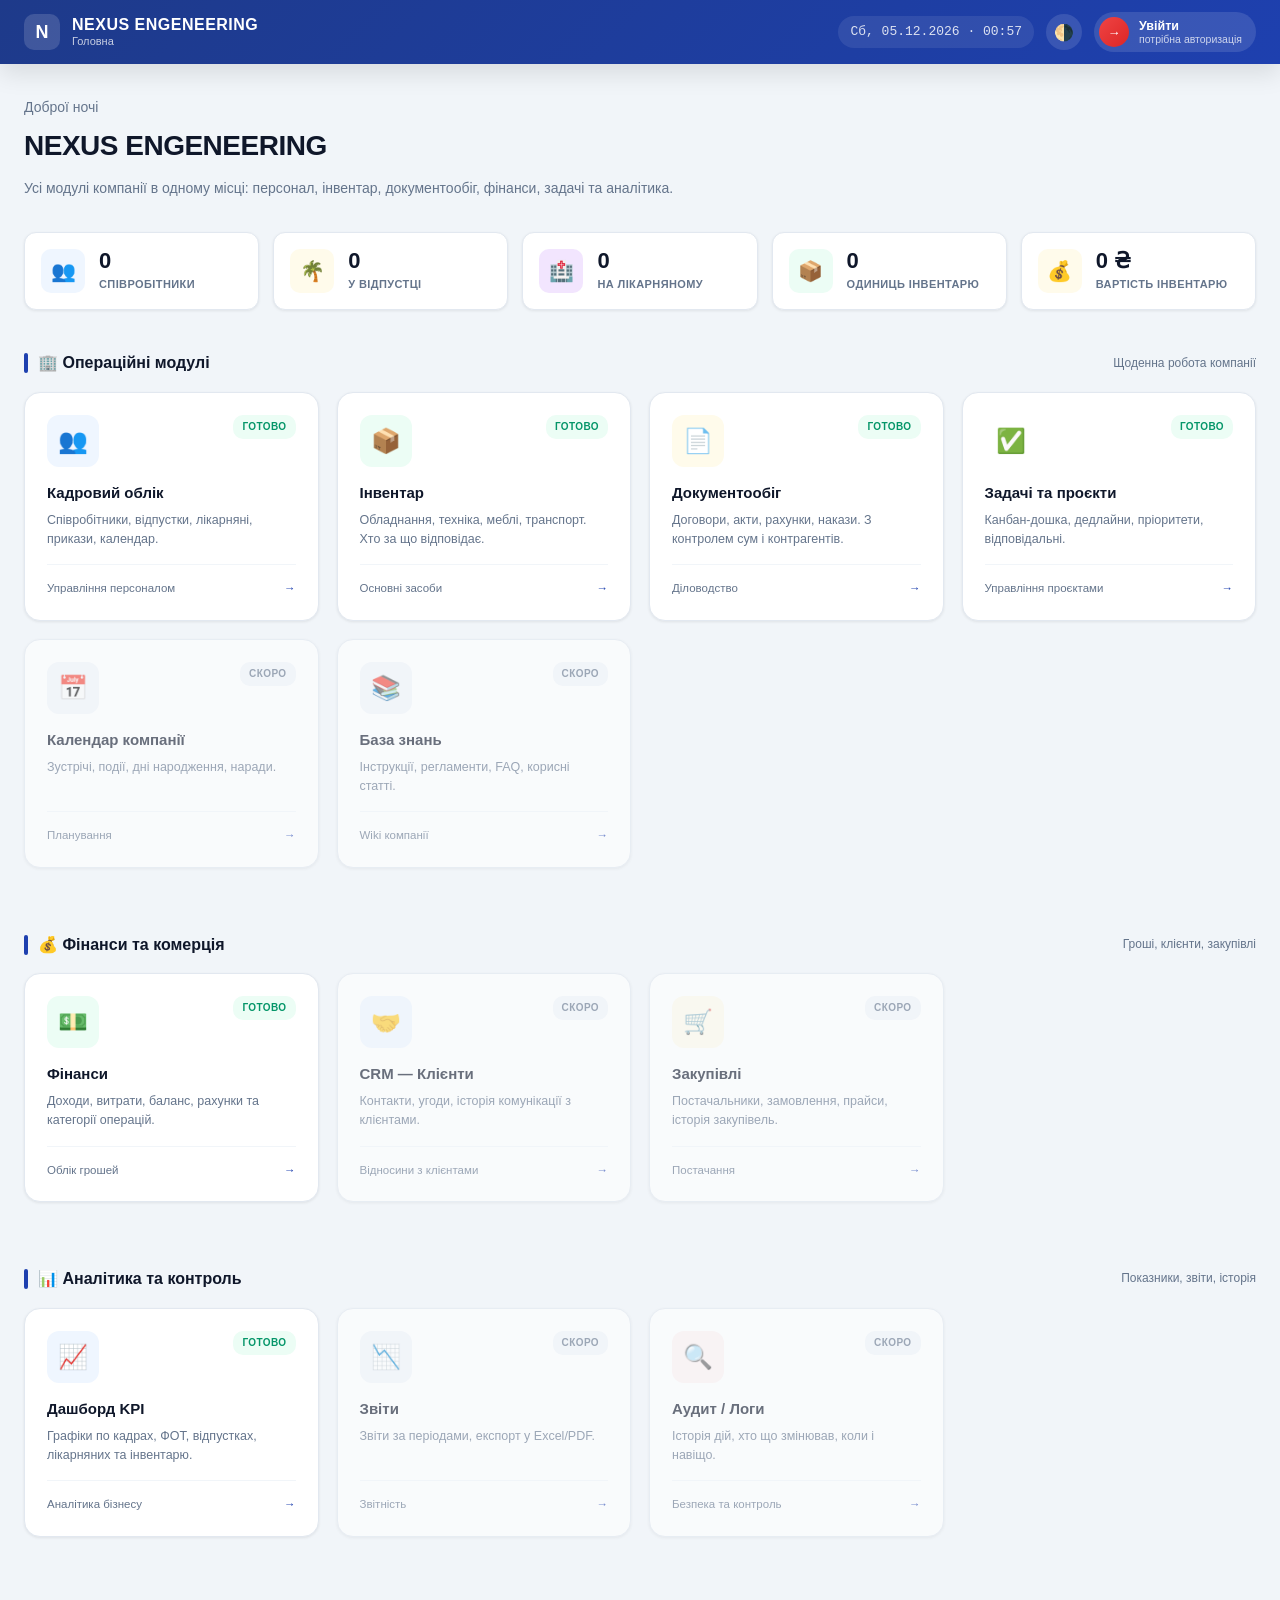
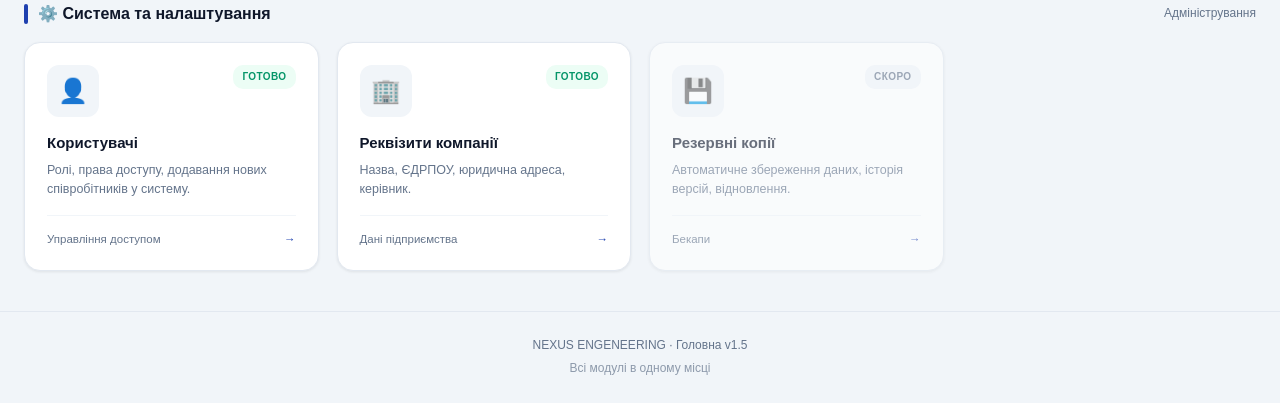
<file: index.html>
<!DOCTYPE html>
<html lang="uk" data-theme="auto">
<head>
<meta charset="UTF-8">
<meta name="viewport" content="width=device-width,initial-scale=1">
<title>NEXUS ENGENEERING — Головна</title>
<link rel="stylesheet" href="portal.css">
<script>
  (function(){
    try {
      var saved = localStorage.getItem('nexus_theme_v1') || 'auto';
      document.documentElement.setAttribute('data-theme', saved);
    } catch(e){}
  })();
</script>
</head>
<body>

<header class="portal-header">
  <div class="portal-header__inner">
    <div class="portal-brand">
      <div class="portal-brand__logo">N</div>
      <div class="portal-brand__text">
        <div class="portal-brand__name">NEXUS ENGENEERING</div>
        <div class="portal-brand__tag">Головна</div>
      </div>
    </div>
    <div class="portal-header__right">
      <div class="portal-clock" id="portal-clock">—</div>
      <button class="portal-theme-btn" type="button" title="Змінити тему">🌗</button>
      <button class="portal-user-btn" id="portal-user-btn" type="button">
        <div class="portal-user__avatar" id="portal-user-avatar">?</div>
        <div class="portal-user__info">
          <div class="portal-user__name" id="portal-user-name">—</div>
          <div class="portal-user__role" id="portal-user-role">—</div>
        </div>
      </button>
    </div>
  </div>
</header>

<section class="portal-hero">
  <div class="portal-hero__greet" id="portal-greet">Доброго дня</div>
  <h1 class="portal-hero__title">NEXUS ENGENEERING</h1>
  <p class="portal-hero__subtitle">
    Усі модулі компанії в одному місці: персонал, інвентар, документообіг, фінанси, задачі та аналітика.
  </p>
</section>

<section class="portal-quick-stats">
  <div class="qstat">
    <div class="qstat__icon blue">👥</div>
    <div>
      <div class="qstat__value" id="qs-emp">0</div>
      <div class="qstat__label">Співробітники</div>
    </div>
  </div>
  <div class="qstat">
    <div class="qstat__icon orange">🌴</div>
    <div>
      <div class="qstat__value" id="qs-vac">0</div>
      <div class="qstat__label">У відпустці</div>
    </div>
  </div>
  <div class="qstat">
    <div class="qstat__icon purple">🏥</div>
    <div>
      <div class="qstat__value" id="qs-sick">0</div>
      <div class="qstat__label">На лікарняному</div>
    </div>
  </div>
  <div class="qstat">
    <div class="qstat__icon green">📦</div>
    <div>
      <div class="qstat__value" id="qs-inv">0</div>
      <div class="qstat__label">Одиниць інвентарю</div>
    </div>
  </div>
  <div class="qstat">
    <div class="qstat__icon orange">💰</div>
    <div>
      <div class="qstat__value" id="qs-cost">0 ₴</div>
      <div class="qstat__label">Вартість інвентарю</div>
    </div>
  </div>
</section>

<section class="portal-section">
  <div class="portal-section__head">
    <div class="portal-section__title">🏢 Операційні модулі</div>
    <div class="portal-section__hint">Щоденна робота компанії</div>
  </div>
  <div class="portal-grid">

    <a class="pmodule" href="hr.html" data-auth="1">
      <div class="pmodule__head">
        <div class="pmodule__icon" style="background:var(--primary-bg)">👥</div>
        <span class="pmodule__badge pmodule__badge--new">Готово</span>
      </div>
      <div class="pmodule__title">Кадровий облік</div>
      <div class="pmodule__desc">Співробітники, відпустки, лікарняні, прикази, календар.</div>
      <div class="pmodule__meta">
        <span>Управління персоналом</span>
        <span class="pmodule__arrow">→</span>
      </div>
    </a>

    <a class="pmodule" href="inventory.html" data-auth="1">
      <div class="pmodule__head">
        <div class="pmodule__icon" style="background:var(--success-bg)">📦</div>
        <span class="pmodule__badge pmodule__badge--new">Готово</span>
      </div>
      <div class="pmodule__title">Інвентар</div>
      <div class="pmodule__desc">Обладнання, техніка, меблі, транспорт. Хто за що відповідає.</div>
      <div class="pmodule__meta">
        <span>Основні засоби</span>
        <span class="pmodule__arrow">→</span>
      </div>
    </a>

    <a class="pmodule" href="documents.html" data-auth="1">
      <div class="pmodule__head">
        <div class="pmodule__icon" style="background:var(--warn-bg)">📄</div>
        <span class="pmodule__badge pmodule__badge--new">Готово</span>
      </div>
      <div class="pmodule__title">Документообіг</div>
      <div class="pmodule__desc">Договори, акти, рахунки, накази. З контролем сум і контрагентів.</div>
      <div class="pmodule__meta">
        <span>Діловодство</span>
        <span class="pmodule__arrow">→</span>
      </div>
    </a>

    <a class="pmodule" href="tasks.html" data-auth="1">
      <div class="pmodule__head">
        <div class="pmodule__icon" style="background:var(--purple-bg)">✅</div>
        <span class="pmodule__badge pmodule__badge--new">Готово</span>
      </div>
      <div class="pmodule__title">Задачі та проєкти</div>
      <div class="pmodule__desc">Канбан-дошка, дедлайни, пріоритети, відповідальні.</div>
      <div class="pmodule__meta">
        <span>Управління проєктами</span>
        <span class="pmodule__arrow">→</span>
      </div>
    </a>

    <a class="pmodule pmodule--soon" href="#">
      <div class="pmodule__head">
        <div class="pmodule__icon" style="background:var(--g100)">📅</div>
        <span class="pmodule__badge pmodule__badge--soon">Скоро</span>
      </div>
      <div class="pmodule__title">Календар компанії</div>
      <div class="pmodule__desc">Зустрічі, події, дні народження, наради.</div>
      <div class="pmodule__meta">
        <span>Планування</span>
        <span class="pmodule__arrow">→</span>
      </div>
    </a>

    <a class="pmodule pmodule--soon" href="#">
      <div class="pmodule__head">
        <div class="pmodule__icon" style="background:var(--g100)">📚</div>
        <span class="pmodule__badge pmodule__badge--soon">Скоро</span>
      </div>
      <div class="pmodule__title">База знань</div>
      <div class="pmodule__desc">Інструкції, регламенти, FAQ, корисні статті.</div>
      <div class="pmodule__meta">
        <span>Wiki компанії</span>
        <span class="pmodule__arrow">→</span>
      </div>
    </a>

  </div>
</section>

<section class="portal-section">
  <div class="portal-section__head">
    <div class="portal-section__title">💰 Фінанси та комерція</div>
    <div class="portal-section__hint">Гроші, клієнти, закупівлі</div>
  </div>
  <div class="portal-grid">

    <a class="pmodule" href="finance.html" data-auth="1">
      <div class="pmodule__head">
        <div class="pmodule__icon" style="background:var(--success-bg)">💵</div>
        <span class="pmodule__badge pmodule__badge--new">Готово</span>
      </div>
      <div class="pmodule__title">Фінанси</div>
      <div class="pmodule__desc">Доходи, витрати, баланс, рахунки та категорії операцій.</div>
      <div class="pmodule__meta">
        <span>Облік грошей</span>
        <span class="pmodule__arrow">→</span>
      </div>
    </a>

    <a class="pmodule pmodule--soon" href="#">
      <div class="pmodule__head">
        <div class="pmodule__icon" style="background:var(--primary-bg)">🤝</div>
        <span class="pmodule__badge pmodule__badge--soon">Скоро</span>
      </div>
      <div class="pmodule__title">CRM — Клієнти</div>
      <div class="pmodule__desc">Контакти, угоди, історія комунікації з клієнтами.</div>
      <div class="pmodule__meta">
        <span>Відносини з клієнтами</span>
        <span class="pmodule__arrow">→</span>
      </div>
    </a>

    <a class="pmodule pmodule--soon" href="#">
      <div class="pmodule__head">
        <div class="pmodule__icon" style="background:var(--warn-bg)">🛒</div>
        <span class="pmodule__badge pmodule__badge--soon">Скоро</span>
      </div>
      <div class="pmodule__title">Закупівлі</div>
      <div class="pmodule__desc">Постачальники, замовлення, прайси, історія закупівель.</div>
      <div class="pmodule__meta">
        <span>Постачання</span>
        <span class="pmodule__arrow">→</span>
      </div>
    </a>

  </div>
</section>

<section class="portal-section">
  <div class="portal-section__head">
    <div class="portal-section__title">📊 Аналітика та контроль</div>
    <div class="portal-section__hint">Показники, звіти, історія</div>
  </div>
  <div class="portal-grid">

    <a class="pmodule" href="dashboard.html" data-auth="1">
      <div class="pmodule__head">
        <div class="pmodule__icon" style="background:var(--primary-bg)">📈</div>
        <span class="pmodule__badge pmodule__badge--new">Готово</span>
      </div>
      <div class="pmodule__title">Дашборд KPI</div>
      <div class="pmodule__desc">Графіки по кадрах, ФОТ, відпустках, лікарняних та інвентарю.</div>
      <div class="pmodule__meta">
        <span>Аналітика бізнесу</span>
        <span class="pmodule__arrow">→</span>
      </div>
    </a>

    <a class="pmodule pmodule--soon" href="#">
      <div class="pmodule__head">
        <div class="pmodule__icon" style="background:var(--g100)">📉</div>
        <span class="pmodule__badge pmodule__badge--soon">Скоро</span>
      </div>
      <div class="pmodule__title">Звіти</div>
      <div class="pmodule__desc">Звіти за періодами, експорт у Excel/PDF.</div>
      <div class="pmodule__meta">
        <span>Звітність</span>
        <span class="pmodule__arrow">→</span>
      </div>
    </a>

    <a class="pmodule pmodule--soon" href="#">
      <div class="pmodule__head">
        <div class="pmodule__icon" style="background:var(--danger-bg)">🔍</div>
        <span class="pmodule__badge pmodule__badge--soon">Скоро</span>
      </div>
      <div class="pmodule__title">Аудит / Логи</div>
      <div class="pmodule__desc">Історія дій, хто що змінював, коли і навіщо.</div>
      <div class="pmodule__meta">
        <span>Безпека та контроль</span>
        <span class="pmodule__arrow">→</span>
      </div>
    </a>

  </div>
</section>

<section class="portal-section">
  <div class="portal-section__head">
    <div class="portal-section__title">⚙️ Система та налаштування</div>
    <div class="portal-section__hint">Адміністрування</div>
  </div>
  <div class="portal-grid">

    <a class="pmodule" href="hr.html#settings" data-auth="1">
      <div class="pmodule__head">
        <div class="pmodule__icon" style="background:var(--g100)">👤</div>
        <span class="pmodule__badge pmodule__badge--new">Готово</span>
      </div>
      <div class="pmodule__title">Користувачі</div>
      <div class="pmodule__desc">Ролі, права доступу, додавання нових співробітників у систему.</div>
      <div class="pmodule__meta">
        <span>Управління доступом</span>
        <span class="pmodule__arrow">→</span>
      </div>
    </a>

    <a class="pmodule" href="hr.html#settings" data-auth="1">
      <div class="pmodule__head">
        <div class="pmodule__icon" style="background:var(--g100)">🏢</div>
        <span class="pmodule__badge pmodule__badge--new">Готово</span>
      </div>
      <div class="pmodule__title">Реквізити компанії</div>
      <div class="pmodule__desc">Назва, ЄДРПОУ, юридична адреса, керівник.</div>
      <div class="pmodule__meta">
        <span>Дані підприємства</span>
        <span class="pmodule__arrow">→</span>
      </div>
    </a>

    <a class="pmodule pmodule--soon" href="#">
      <div class="pmodule__head">
        <div class="pmodule__icon" style="background:var(--g100)">💾</div>
        <span class="pmodule__badge pmodule__badge--soon">Скоро</span>
      </div>
      <div class="pmodule__title">Резервні копії</div>
      <div class="pmodule__desc">Автоматичне збереження даних, історія версій, відновлення.</div>
      <div class="pmodule__meta">
        <span>Бекапи</span>
        <span class="pmodule__arrow">→</span>
      </div>
    </a>

  </div>
</section>

<footer class="portal-footer">
  <div>NEXUS ENGENEERING · Головна v1.5</div>
  <div style="margin-top:4px;opacity:.7">Всі модулі в одному місці</div>
</footer>

<script src="portal.js"></script>
</body>
</html>
</file>
<file: portal.css>
/* ═══════════════════════════════════════════════════════════════════════
   NEXUS ENGENEERING — Портал (головна) v1.0
   ═══════════════════════════════════════════════════════════════════════ */

:root {
  --primary:#1e40af; --primary-l:#3b82f6; --primary-d:#1e3a8a; --primary-bg:#eff6ff;
  --success:#059669; --success-bg:#ecfdf5;
  --warn:#d97706; --warn-bg:#fffbeb;
  --danger:#dc2626; --danger-bg:#fef2f2;
  --g50:#f8fafc; --g100:#f1f5f9; --g200:#e2e8f0; --g300:#cbd5e1;
  --g500:#64748b; --g700:#334155; --g900:#0f172a;
  --bg-page:#f1f5f9; --bg-card:#ffffff; --bg-input:#ffffff;
  --text:#0f172a; --text-muted:#64748b; --text-label:#334155;
  --border:#e2e8f0; --border-light:#f1f5f9;
  --shadow:0 1px 3px rgba(0,0,0,.08);
  --shadow-lg:0 10px 25px rgba(0,0,0,.1);
  --shadow-xl:0 20px 40px rgba(0,0,0,.15);
  --r:8px; --rl:12px; --rxl:16px;
  --font:-apple-system,BlinkMacSystemFont,'Segoe UI',Roboto,Arial,sans-serif;
  --mono:'SF Mono',Consolas,monospace;
  color-scheme: light;
}
html[data-theme="dark"] {
  --primary:#3b82f6; --primary-l:#60a5fa; --primary-d:#1e40af; --primary-bg:rgba(59,130,246,.15);
  --success:#10b981; --success-bg:rgba(16,185,129,.15);
  --warn:#f59e0b; --warn-bg:rgba(245,158,11,.15);
  --danger:#ef4444; --danger-bg:rgba(239,68,68,.15);
  --g50:#1e293b; --g100:#0f172a; --g200:#334155; --g300:#475569;
  --g500:#94a3b8; --g700:#cbd5e1; --g900:#f1f5f9;
  --bg-page:#0a0f1c; --bg-card:#111827; --bg-input:#1f2937;
  --text:#e5e7eb; --text-muted:#94a3b8; --text-label:#cbd5e1;
  --border:#334155; --border-light:#1e293b;
  --shadow:0 1px 3px rgba(0,0,0,.4);
  --shadow-lg:0 10px 25px rgba(0,0,0,.5);
  --shadow-xl:0 20px 40px rgba(0,0,0,.6);
  color-scheme: dark;
}
@media (prefers-color-scheme: dark) {
  html[data-theme="auto"] {
    --primary:#3b82f6; --primary-l:#60a5fa; --primary-d:#1e40af; --primary-bg:rgba(59,130,246,.15);
    --success:#10b981; --success-bg:rgba(16,185,129,.15);
    --warn:#f59e0b; --warn-bg:rgba(245,158,11,.15);
    --danger:#ef4444; --danger-bg:rgba(239,68,68,.15);
    --g50:#1e293b; --g100:#0f172a; --g200:#334155; --g300:#475569;
    --g500:#94a3b8; --g700:#cbd5e1; --g900:#f1f5f9;
    --bg-page:#0a0f1c; --bg-card:#111827; --bg-input:#1f2937;
    --text:#e5e7eb; --text-muted:#94a3b8; --text-label:#cbd5e1;
    --border:#334155; --border-light:#1e293b;
    --shadow:0 1px 3px rgba(0,0,0,.4);
    --shadow-lg:0 10px 25px rgba(0,0,0,.5);
    --shadow-xl:0 20px 40px rgba(0,0,0,.6);
    color-scheme: dark;
  }
}
*,*::before,*::after { box-sizing:border-box; margin:0; padding:0 }
body {
  font-family:var(--font);
  background:var(--bg-page);
  color:var(--text);
  font-size:14px;
  line-height:1.6;
  min-height:100vh;
  -webkit-font-smoothing:antialiased;
  transition:background .2s, color .2s;
}

/* HEADER */
.portal-header {
  background:linear-gradient(135deg, var(--primary-d), var(--primary));
  color:#fff;
  padding:0 24px;
  position:sticky; top:0; z-index:100;
  box-shadow:var(--shadow-lg);
}
.portal-header__inner {
  max-width:1400px; margin:0 auto;
  display:flex; align-items:center; justify-content:space-between;
  height:64px; gap:16px;
}
.portal-brand { display:flex; align-items:center; gap:12px; flex-shrink:0 }
.portal-brand__logo {
  width:36px; height:36px; border-radius:10px;
  background:rgba(255,255,255,.15);
  display:flex; align-items:center; justify-content:center;
  font-size:18px; font-weight:900;
}
.portal-brand__text { line-height:1.15 }
.portal-brand__name {
  font-size:16px; font-weight:800; letter-spacing:.5px;
}
.portal-brand__tag {
  font-size:11px; opacity:.75; font-weight:400;
}
.portal-header__right { display:flex; align-items:center; gap:12px }

.portal-clock {
  font-size:13px; opacity:.85; font-family:var(--mono);
  padding:6px 12px; background:rgba(255,255,255,.1);
  border-radius:16px;
}
.portal-theme-btn, .portal-user-btn {
  background:rgba(255,255,255,.12); border:none; color:#fff;
  cursor:pointer; font-family:inherit; transition:.15s;
}
.portal-theme-btn {
  width:36px; height:36px; border-radius:50%;
  display:flex; align-items:center; justify-content:center;
  font-size:16px;
}
.portal-theme-btn:hover { background:rgba(255,255,255,.25); transform:rotate(20deg) }
.portal-user-btn {
  display:flex; align-items:center; gap:10px;
  padding:5px 14px 5px 5px; border-radius:22px;
}
.portal-user-btn:hover { background:rgba(255,255,255,.22) }
.portal-user__avatar {
  width:30px; height:30px; border-radius:50%;
  background:linear-gradient(135deg,#fbbf24,#f59e0b);
  display:flex; align-items:center; justify-content:center;
  font-weight:700; font-size:13px; color:#78350f;
}
.portal-user__info { text-align:left; line-height:1.15 }
.portal-user__name { font-size:12.5px; font-weight:600 }
.portal-user__role { font-size:10.5px; opacity:.75 }

/* HERO */
.portal-hero {
  max-width:1400px; margin:0 auto;
  padding:32px 24px 16px;
}
.portal-hero__greet {
  font-size:14px; color:var(--text-muted);
  margin-bottom:6px;
}
.portal-hero__title {
  font-size:28px; font-weight:800; letter-spacing:-.5px;
  color:var(--text); margin-bottom:8px;
}
.portal-hero__subtitle {
  font-size:14px; color:var(--text-muted); max-width:700px;
}

/* QUICK STATS */
.portal-quick-stats {
  max-width:1400px; margin:0 auto;
  padding:16px 24px;
  display:grid;
  grid-template-columns:repeat(auto-fit, minmax(180px, 1fr));
  gap:14px;
}
.qstat {
  background:var(--bg-card); border:1px solid var(--border);
  border-radius:var(--rl); padding:16px;
  display:flex; align-items:center; gap:14px;
  box-shadow:var(--shadow);
}
.qstat__icon {
  width:44px; height:44px; border-radius:10px;
  display:flex; align-items:center; justify-content:center;
  font-size:20px; flex-shrink:0;
}
.qstat__icon.blue { background:var(--primary-bg); }
.qstat__icon.green { background:var(--success-bg); }
.qstat__icon.orange { background:var(--warn-bg); }
.qstat__icon.purple { background:rgba(168,85,247,.15); }
.qstat__value {
  font-size:22px; font-weight:800; line-height:1.1;
  color:var(--text);
}
.qstat__label {
  font-size:11px; color:var(--text-muted);
  text-transform:uppercase; letter-spacing:.4px;
  margin-top:3px; font-weight:600;
}

/* SECTION */
.portal-section {
  max-width:1400px; margin:0 auto;
  padding:24px 24px 8px;
}
.portal-section__head {
  display:flex; align-items:center; justify-content:space-between;
  margin-bottom:16px; gap:12px; flex-wrap:wrap;
}
.portal-section__title {
  font-size:16px; font-weight:700; color:var(--text);
  display:flex; align-items:center; gap:10px;
}
.portal-section__title::before {
  content:''; width:4px; height:20px;
  background:var(--primary); border-radius:2px;
}
.portal-section__hint {
  font-size:12px; color:var(--text-muted);
}

/* MODULES GRID */
.portal-grid {
  display:grid;
  grid-template-columns:repeat(auto-fill, minmax(260px, 1fr));
  gap:18px;
  padding-bottom:32px;
}
.pmodule {
  background:var(--bg-card); border:1px solid var(--border);
  border-radius:var(--rxl); padding:22px;
  text-decoration:none; color:inherit;
  box-shadow:var(--shadow);
  transition:transform .18s, box-shadow .18s, border-color .18s;
  position:relative; overflow:hidden;
  display:flex; flex-direction:column;
  min-height:180px;
}
.pmodule::after {
  content:''; position:absolute;
  top:0; left:0; right:0; height:3px;
  background:linear-gradient(90deg, var(--primary), var(--primary-l));
  transform:scaleX(0); transform-origin:left;
  transition:transform .25s;
}
.pmodule:hover {
  transform:translateY(-4px);
  box-shadow:var(--shadow-xl);
  border-color:var(--primary-l);
}
.pmodule:hover::after { transform:scaleX(1) }
.pmodule--soon {
  opacity:.6; cursor:not-allowed;
}
.pmodule--soon:hover {
  transform:none; box-shadow:var(--shadow);
  border-color:var(--border);
}
.pmodule--soon:hover::after { transform:scaleX(0) }
.pmodule__head {
  display:flex; align-items:flex-start; justify-content:space-between;
  margin-bottom:14px;
}
.pmodule__icon {
  width:52px; height:52px; border-radius:12px;
  display:flex; align-items:center; justify-content:center;
  font-size:24px; flex-shrink:0;
}
.pmodule__badge {
  font-size:10px; font-weight:700; padding:4px 9px;
  border-radius:10px; letter-spacing:.4px;
  text-transform:uppercase;
}
.pmodule__badge--new {
  background:var(--success-bg); color:var(--success);
}
.pmodule__badge--soon {
  background:var(--g100); color:var(--text-muted);
}
.pmodule__badge--beta {
  background:var(--warn-bg); color:var(--warn);
}
.pmodule__title {
  font-size:15px; font-weight:700; margin-bottom:6px;
  color:var(--text);
}
.pmodule__desc {
  font-size:12.5px; color:var(--text-muted);
  line-height:1.5; flex:1;
}
.pmodule__meta {
  display:flex; align-items:center; justify-content:space-between;
  margin-top:16px; padding-top:14px;
  border-top:1px solid var(--border-light);
  font-size:11.5px; color:var(--text-muted);
}
.pmodule__arrow {
  font-weight:700; color:var(--primary);
  transition:transform .2s;
}
.pmodule:hover .pmodule__arrow { transform:translateX(4px) }

/* FOOTER */
.portal-footer {
  max-width:1400px; margin:0 auto;
  padding:24px;
  text-align:center;
  color:var(--text-muted);
  font-size:12px;
  border-top:1px solid var(--border);
}

/* MOBILE */
@media (max-width:768px) {
  .portal-header { padding:0 14px }
  .portal-header__inner { height:auto; padding:10px 0; flex-wrap:wrap; gap:8px }
  .portal-brand__name { font-size:14px }
  .portal-brand__tag { display:none }
  .portal-clock { display:none }
  .portal-hero { padding:20px 14px 8px }
  .portal-hero__title { font-size:22px }
  .portal-quick-stats { padding:12px 14px; gap:10px }
  .qstat { padding:12px; gap:10px }
  .qstat__icon { width:36px; height:36px; font-size:16px }
  .qstat__value { font-size:18px }
  .portal-section { padding:20px 14px 4px }
  .portal-grid {
    grid-template-columns:1fr;
    gap:14px; padding-bottom:24px;
  }
  .pmodule { min-height:auto; padding:18px }
  .portal-user__info { display:none }
}
@media (max-width:480px) {
  .portal-section__title { font-size:14px }
}
</file>
